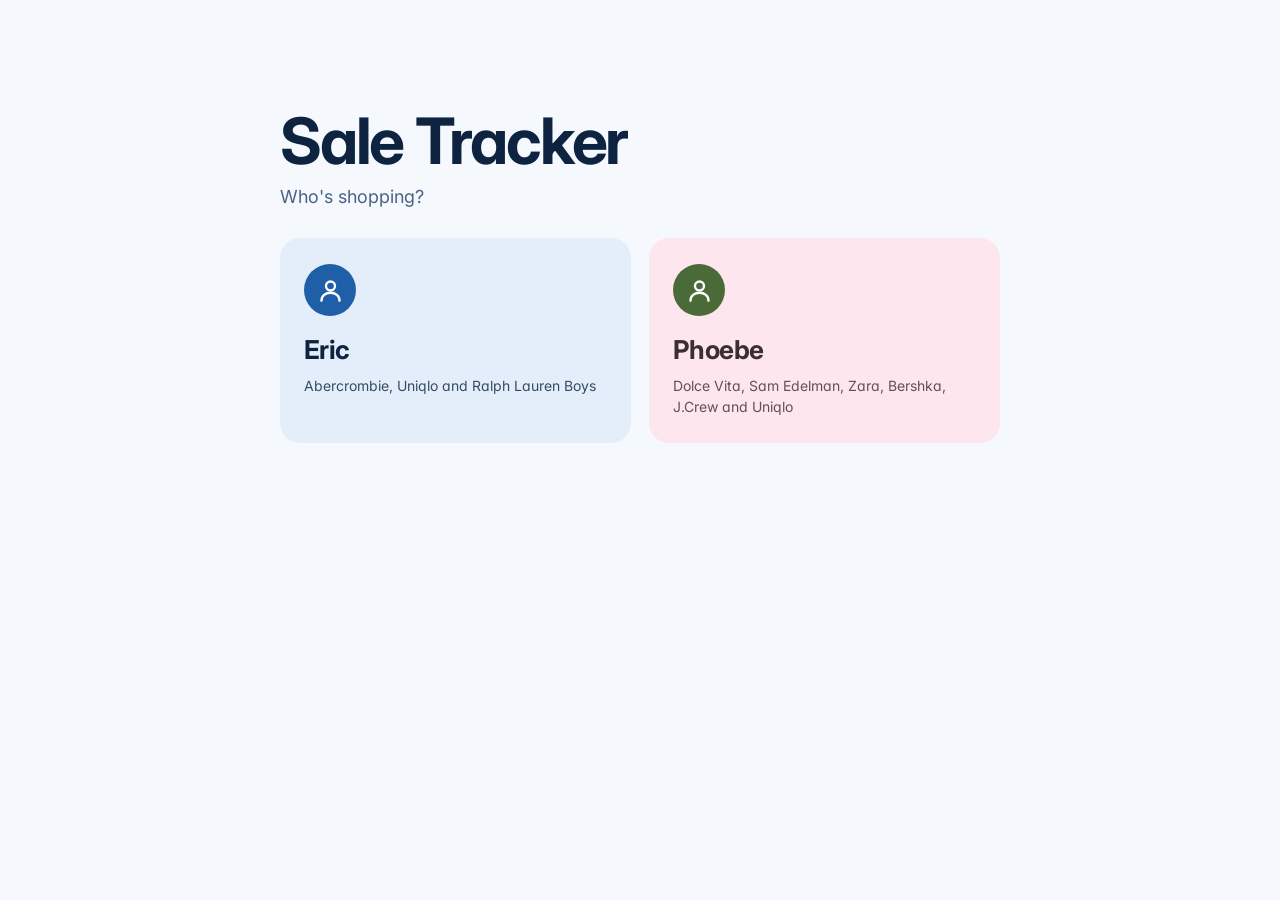
<file: index.html>
<!doctype html>
<html lang="en">
<head>
<meta charset="utf-8">
<meta name="viewport" content="width=device-width,initial-scale=1">
<title>Sale Tracker</title>
<meta name="description" content="Daily price tracker for Abercrombie men's XS clearance: 60%+ off, new arrivals, price drops and favorites.">
<meta name="theme-color" content="#fafaf8">
<meta name="color-scheme" content="light">
<meta property="og:type" content="website">
<meta property="og:title" content="Sale Tracker">
<meta property="og:description" content="Daily price tracker for Abercrombie men's XS clearance: 60%+ off, new arrivals, price drops and favorites.">
<meta name="twitter:card" content="summary">
<link rel="icon" href="data:image/svg+xml,%3Csvg xmlns='http://www.w3.org/2000/svg' viewBox='0 0 32 32'%3E%3Crect width='32' height='32' rx='8' fill='%23c0262d'/%3E%3Ccircle cx='11' cy='11' r='2.8' fill='white'/%3E%3Ccircle cx='21' cy='21' r='2.8' fill='white'/%3E%3Cpath d='M22 9L10 23' stroke='white' stroke-width='2.4' stroke-linecap='round'/%3E%3C/svg%3E">
<link rel="preconnect" href="https://fonts.googleapis.com">
<link rel="preconnect" href="https://fonts.gstatic.com" crossorigin>
<link rel="stylesheet" href="https://fonts.googleapis.com/css2?family=Inter:wght@400;500;600;700&amp;display=swap">
<link rel="stylesheet" href="styles.css">
</head>
<body>
<main class="landing">
<h1>Sale Tracker</h1>
<p class="lsub">Who's shopping?</p>
<div class="persons">
<a class="pcard eric" href="eric/"><span class="pava"><svg viewBox="0 0 24 24" aria-hidden="true"><circle cx="12" cy="8" r="4"/><path d="M4 21c0-4.4 3.6-7 8-7s8 2.6 8 7"/></svg></span><b>Eric</b><span>Abercrombie, Uniqlo and Ralph Lauren Boys</span></a>
<a class="pcard phoebe" href="phoebe/"><span class="pava"><svg viewBox="0 0 24 24" aria-hidden="true"><circle cx="12" cy="8" r="4"/><path d="M4 21c0-4.4 3.6-7 8-7s8 2.6 8 7"/></svg></span><b>Phoebe</b><span>Dolce Vita, Sam Edelman, Zara, Bershka, J.Crew and Uniqlo</span></a>
</div>
</main>
</body>
</html>
</file>
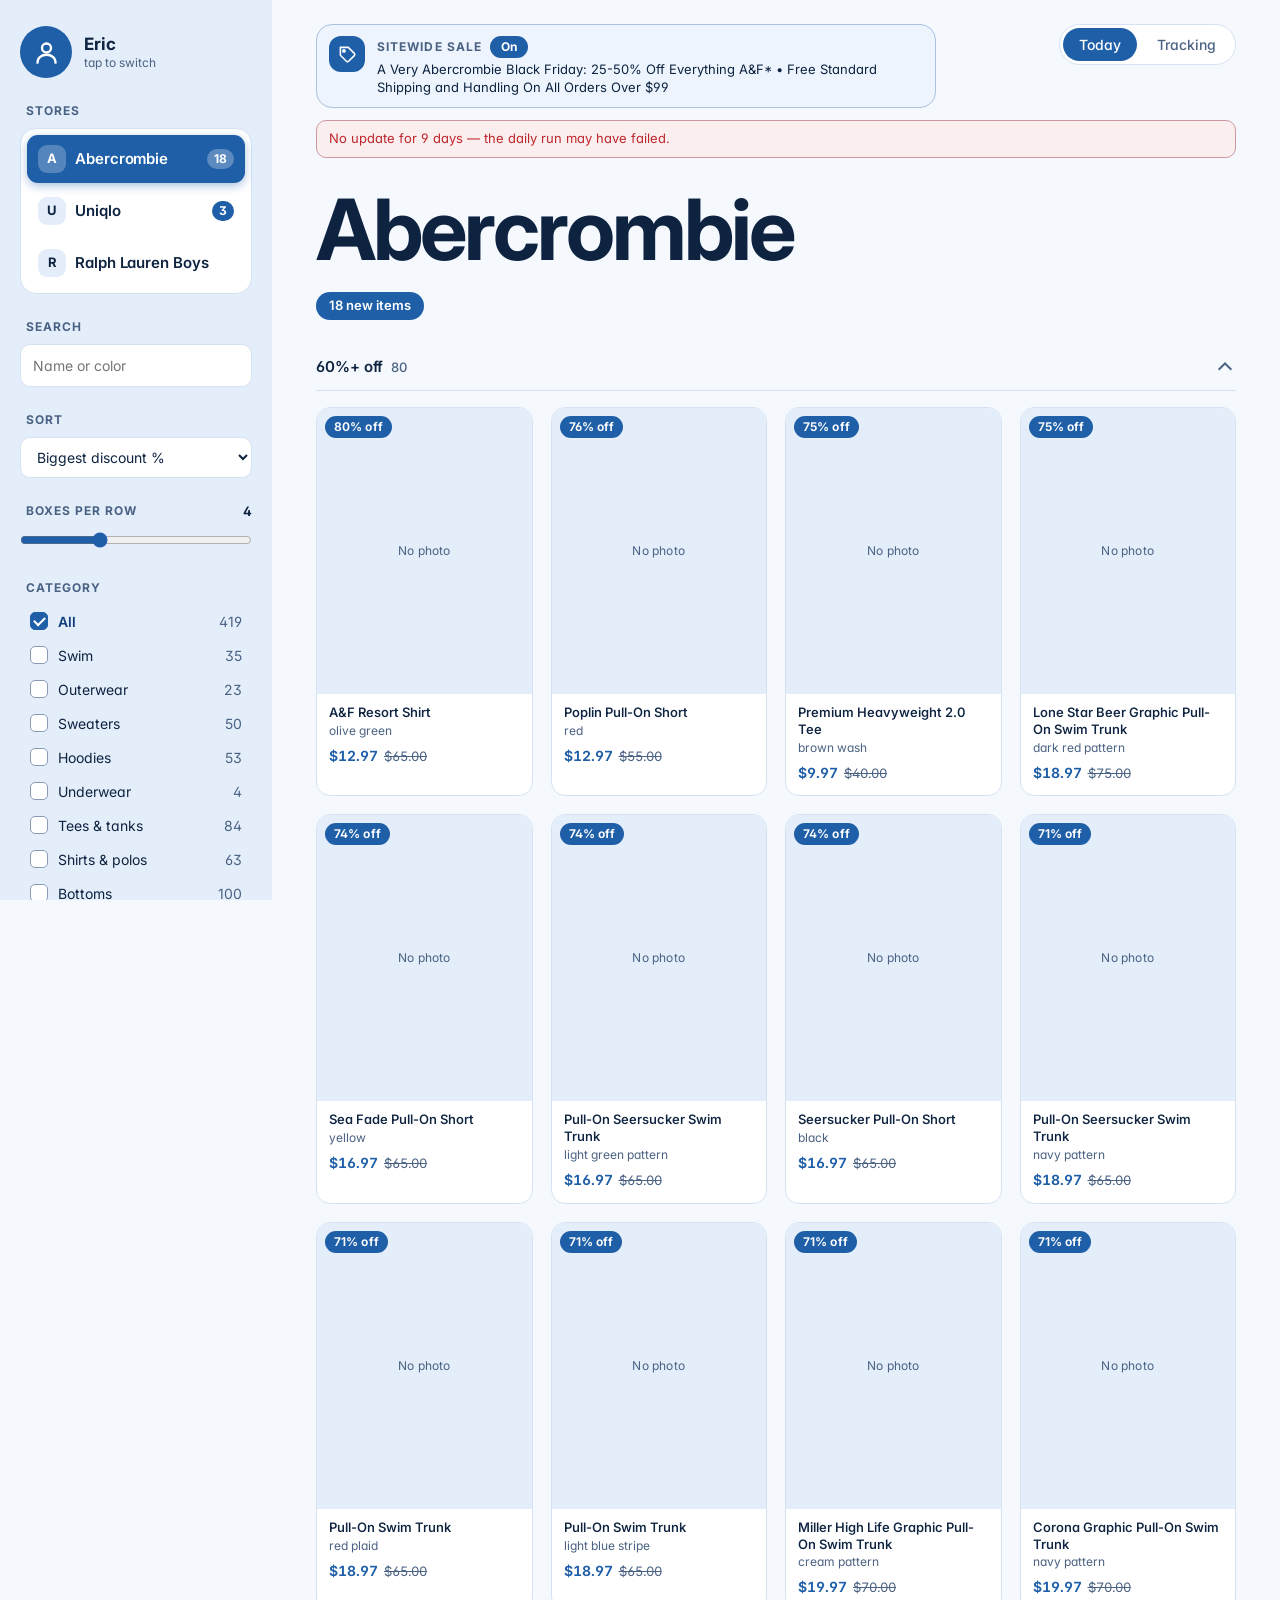
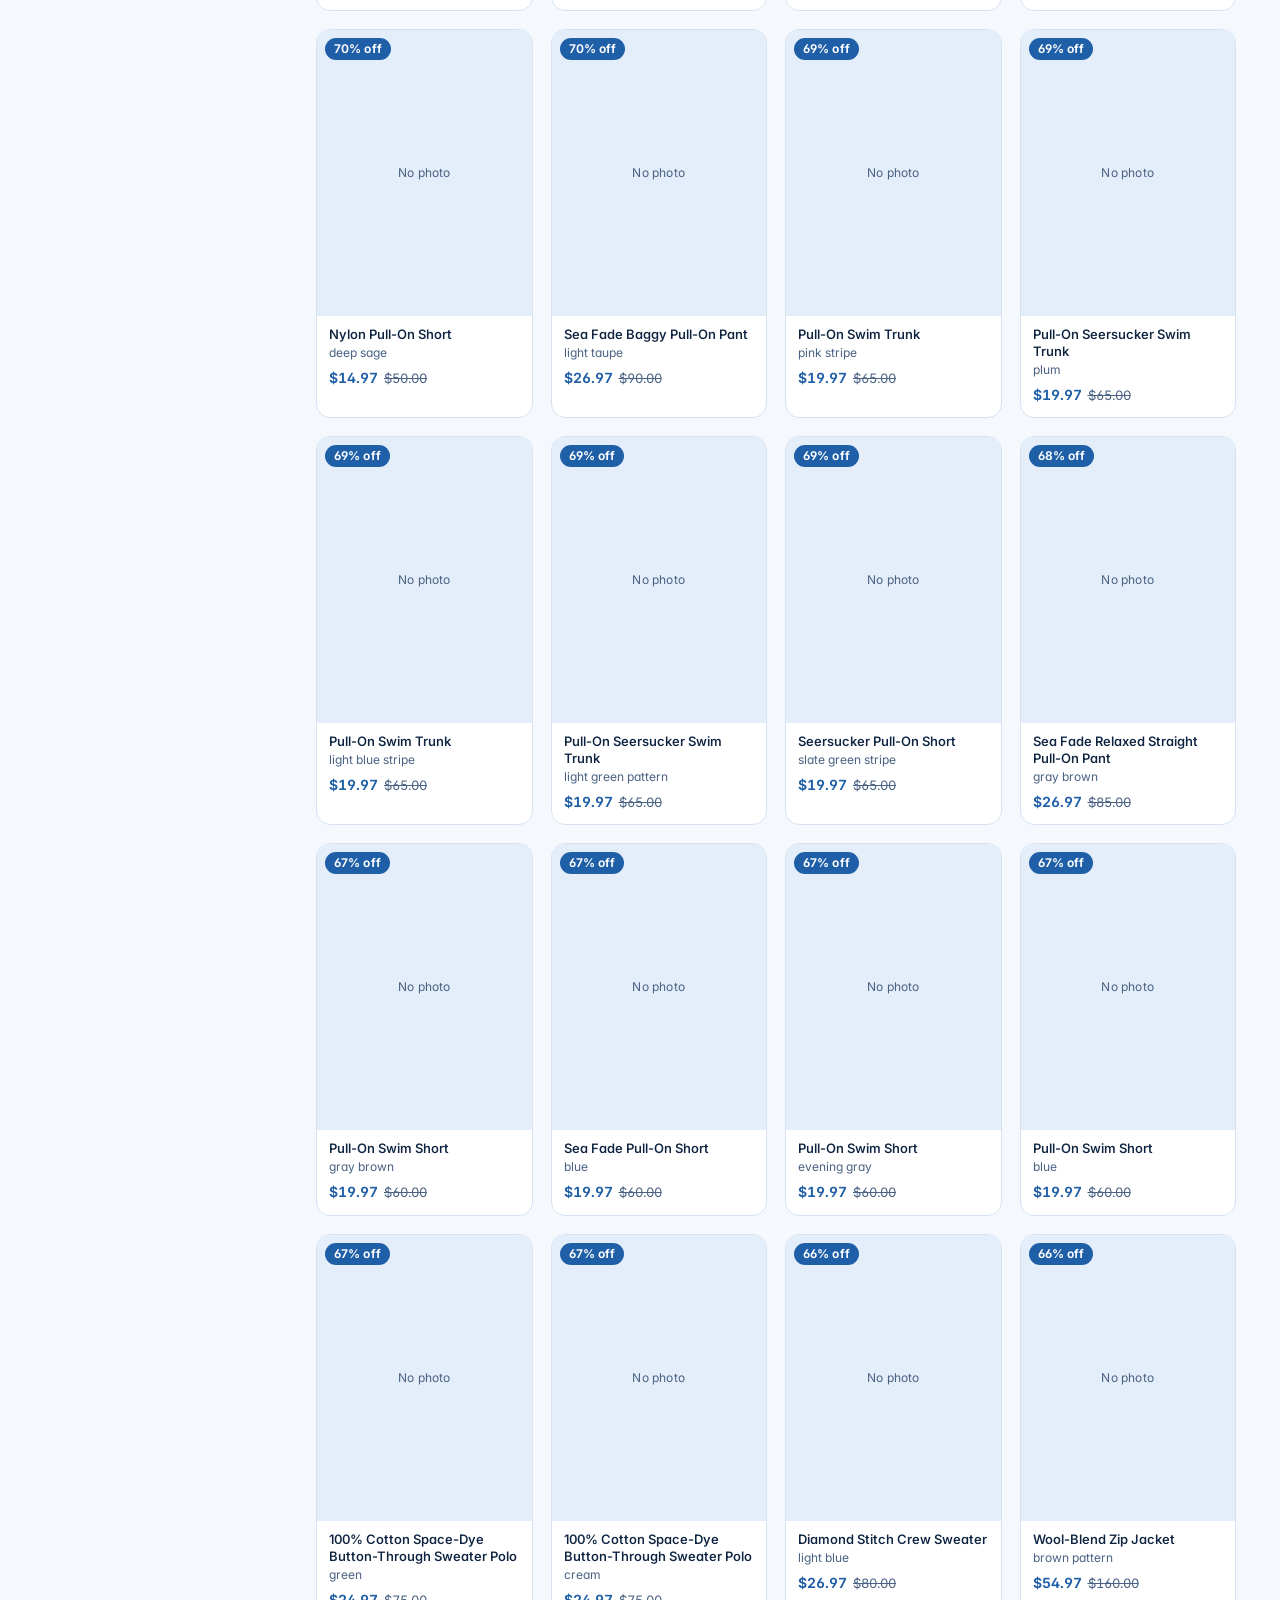
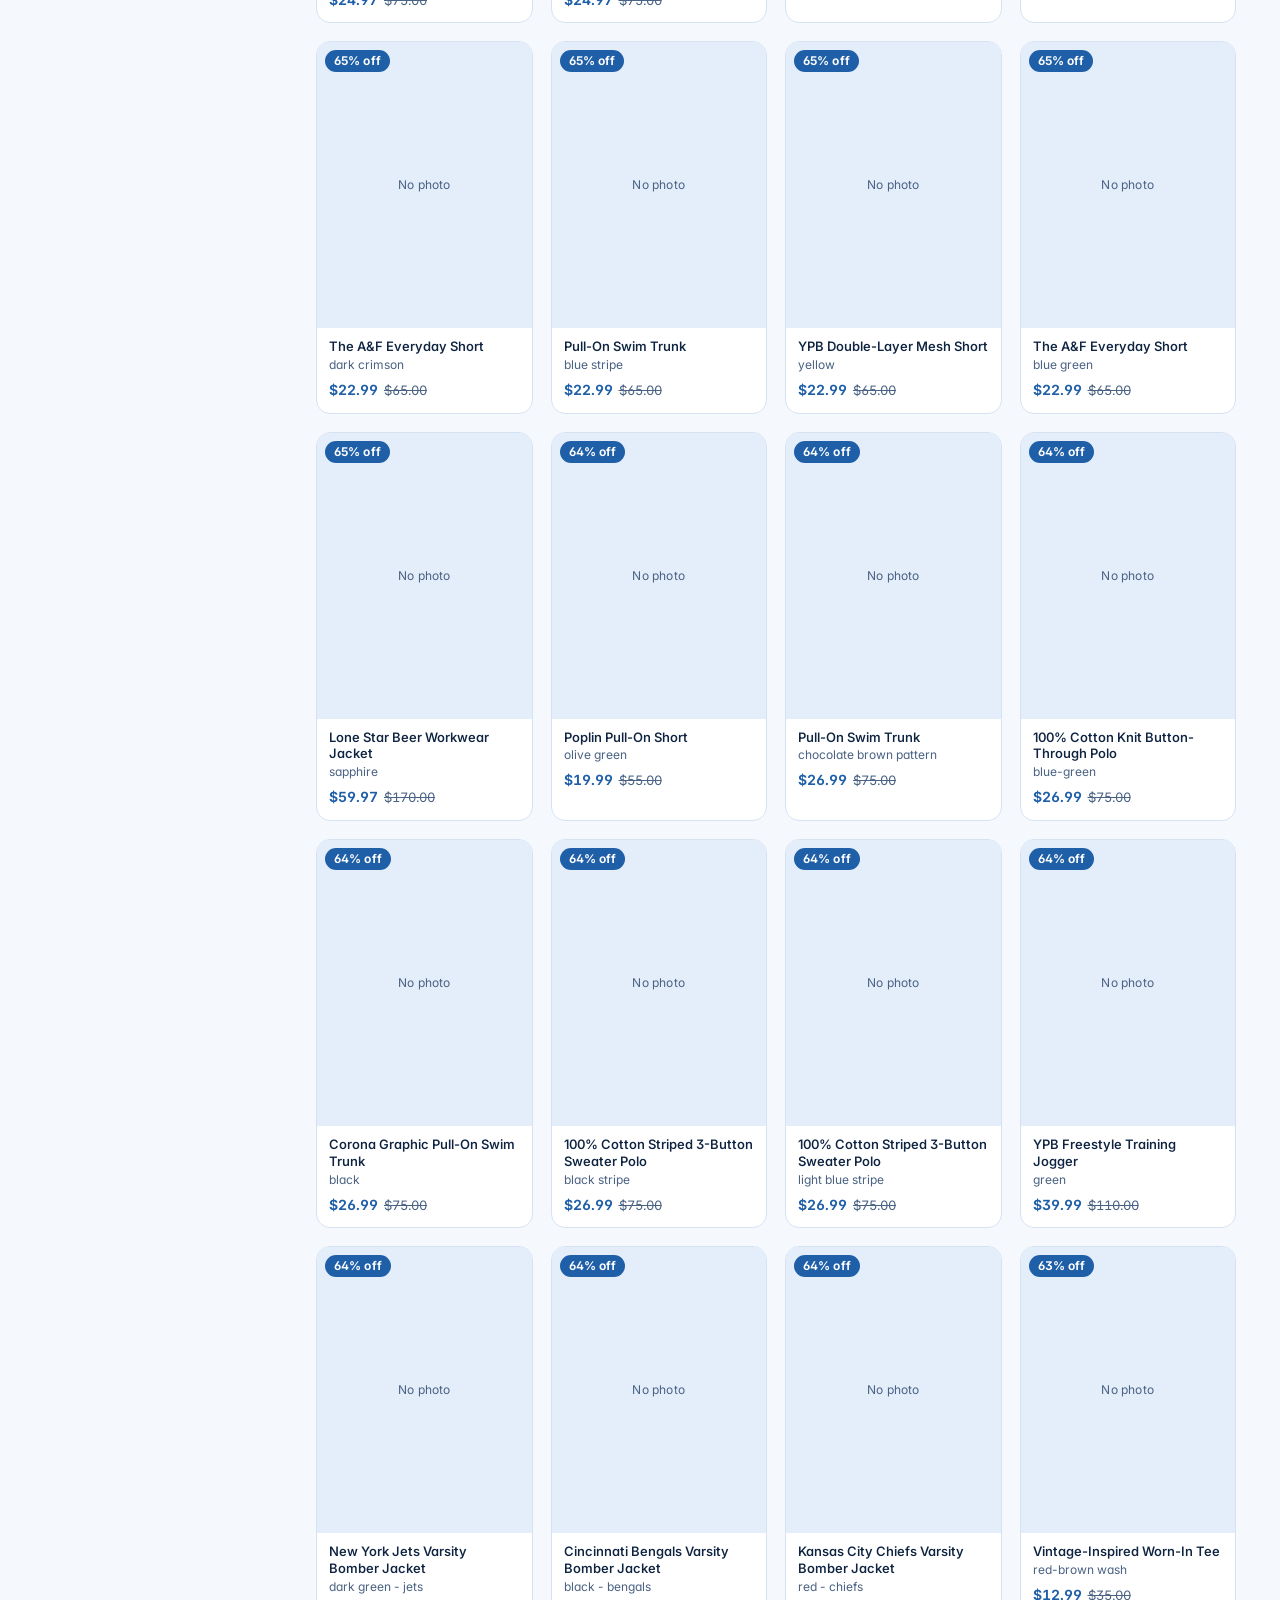
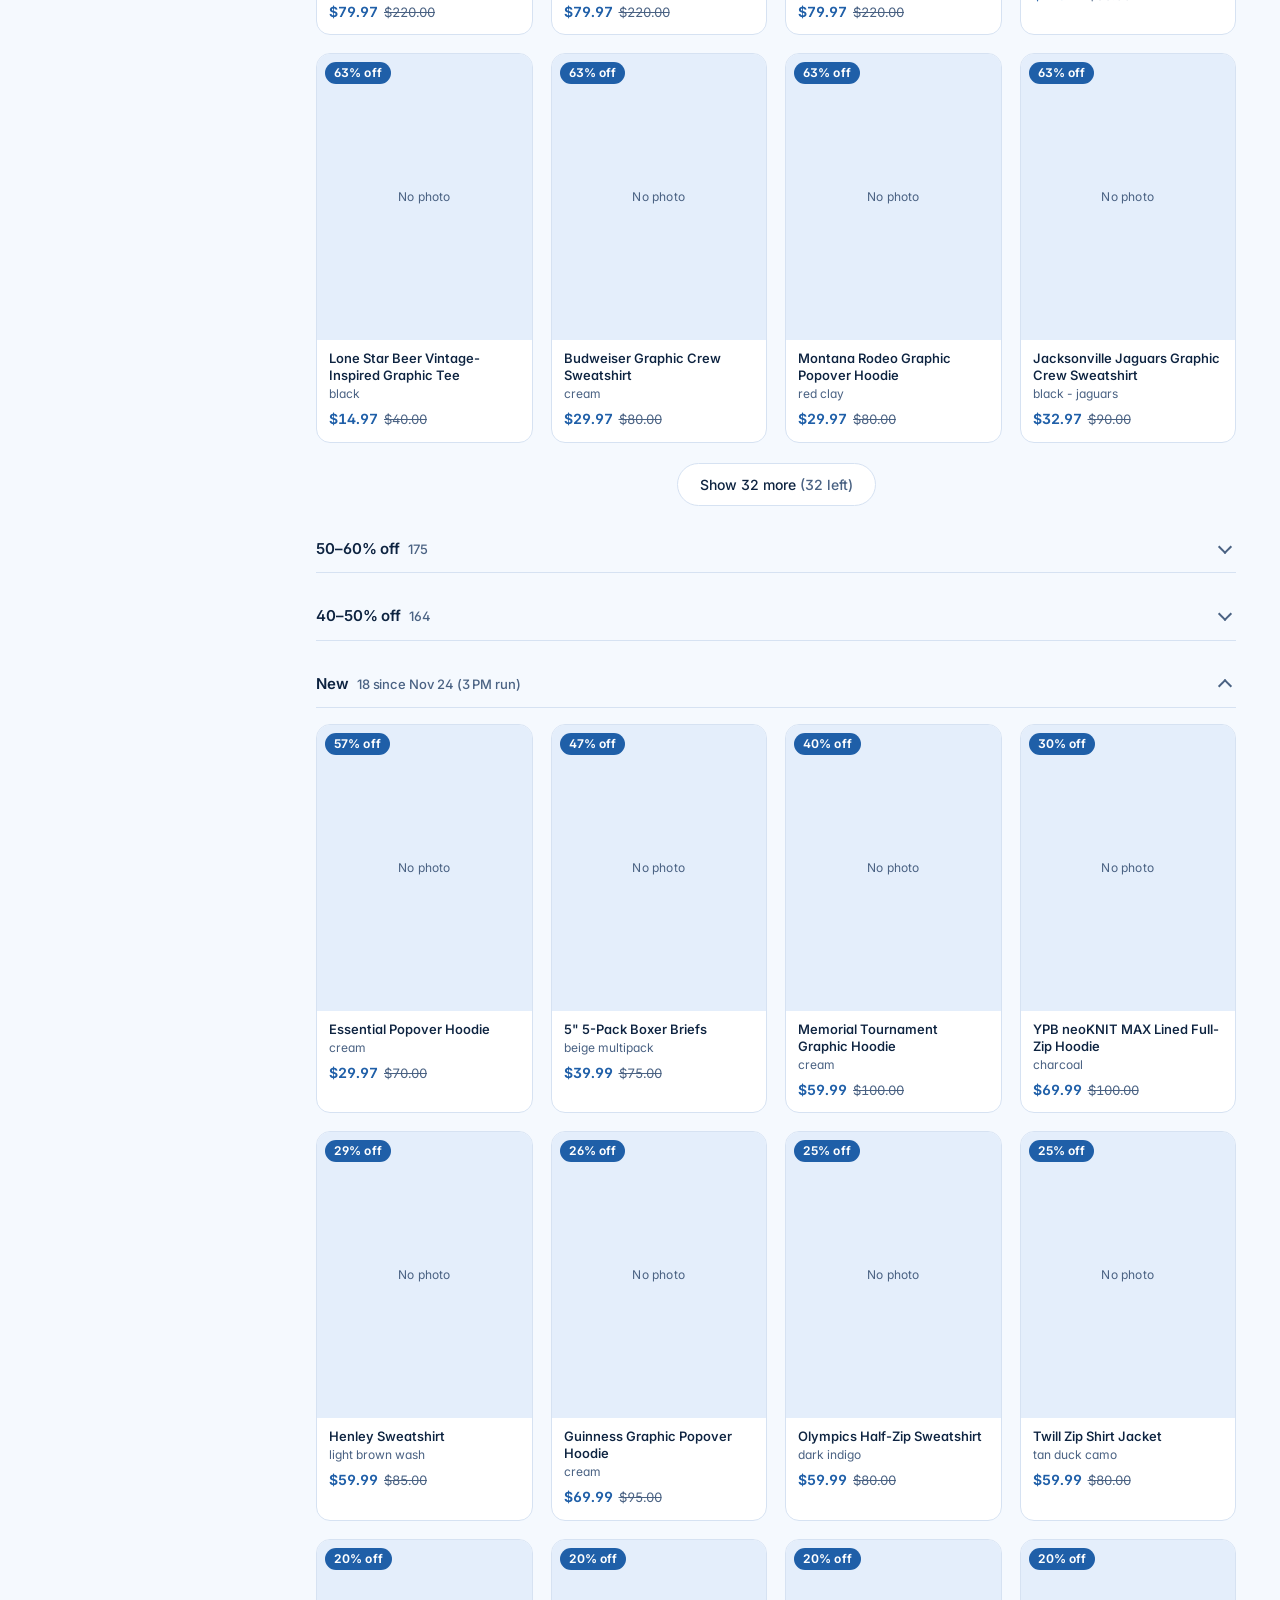
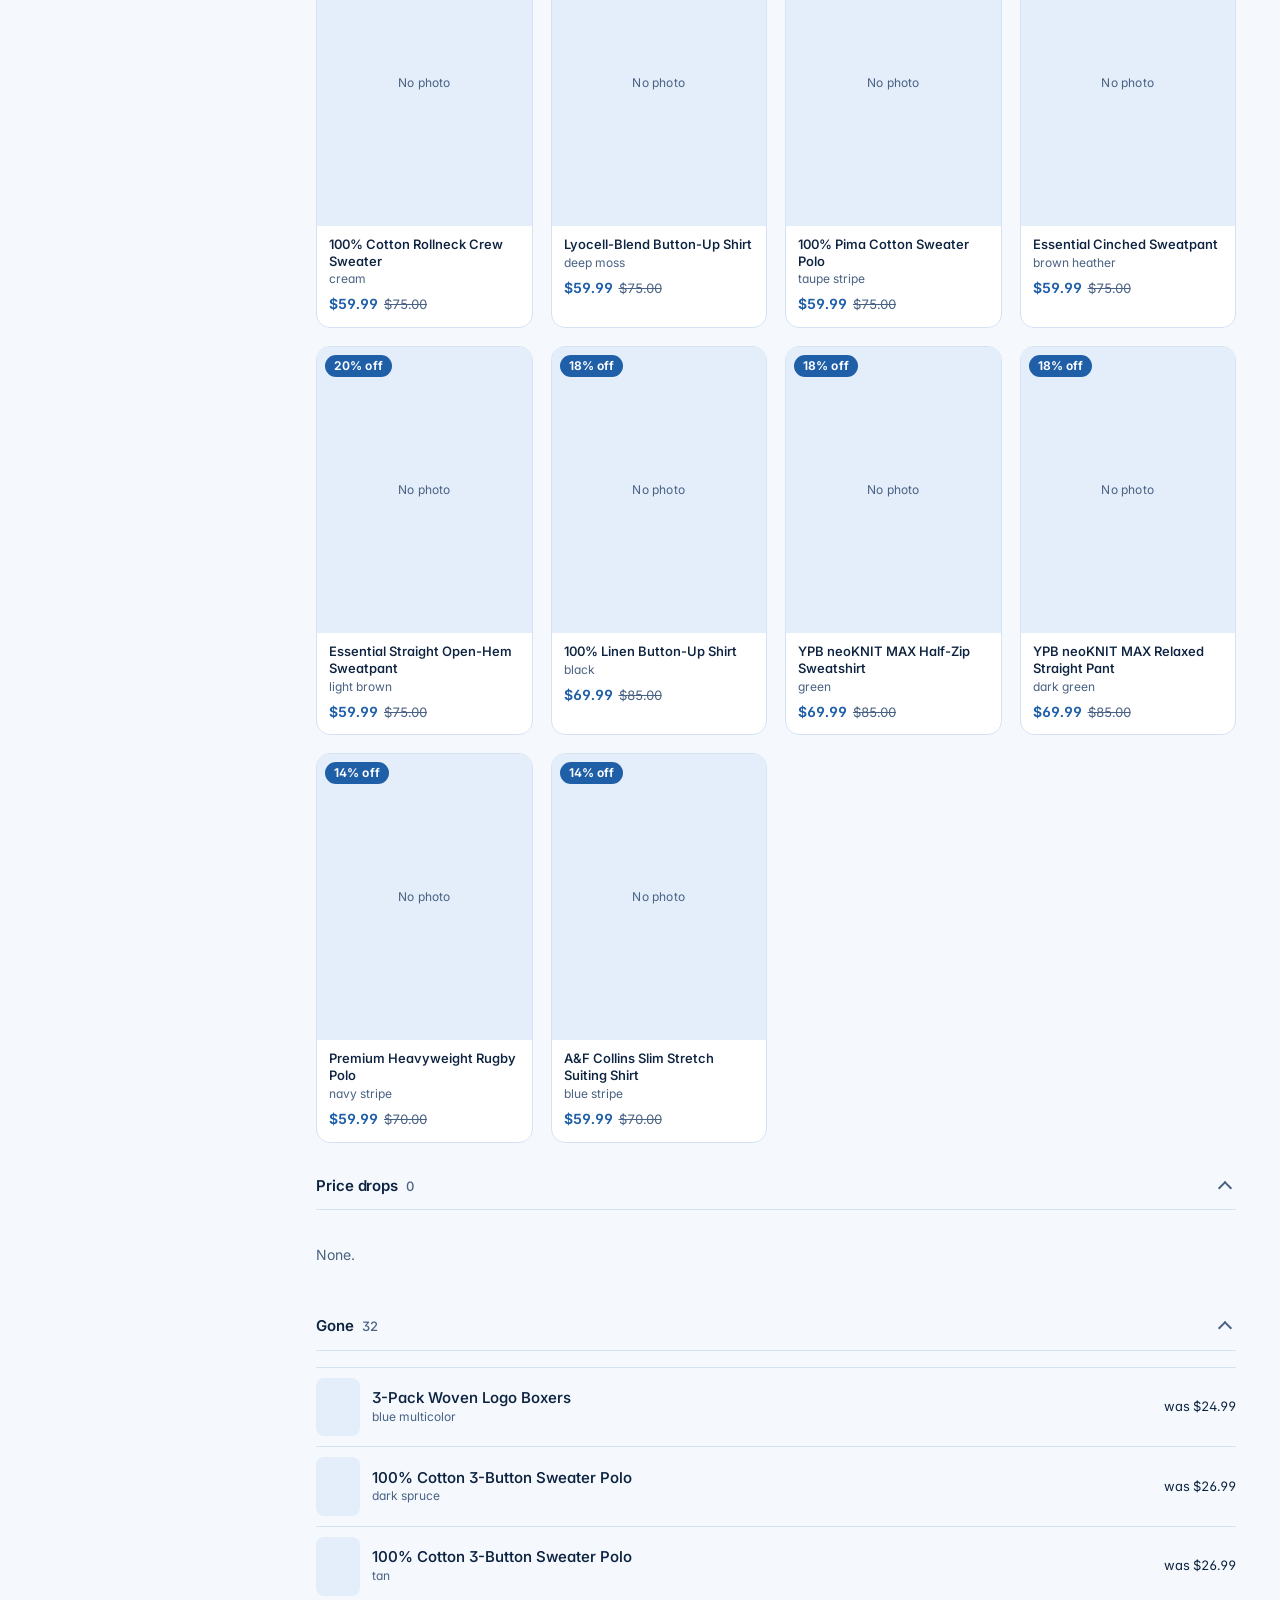
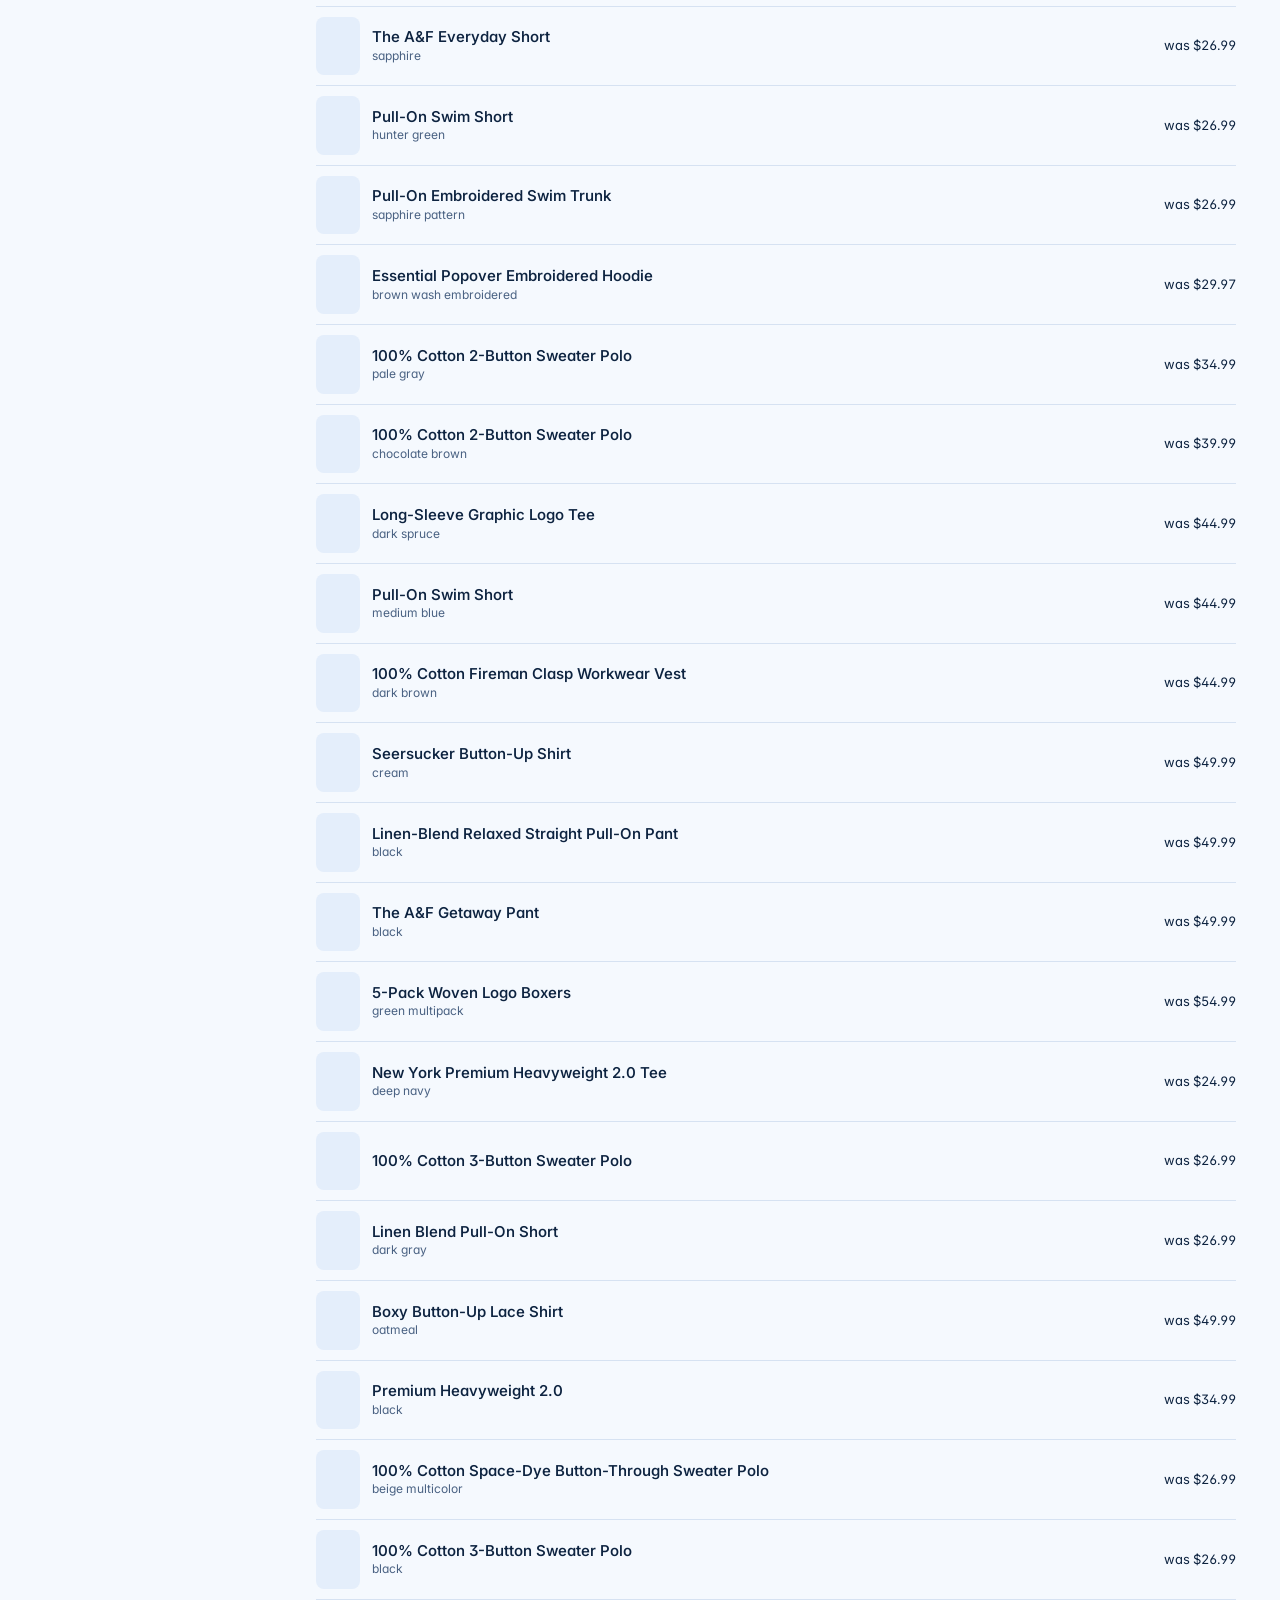
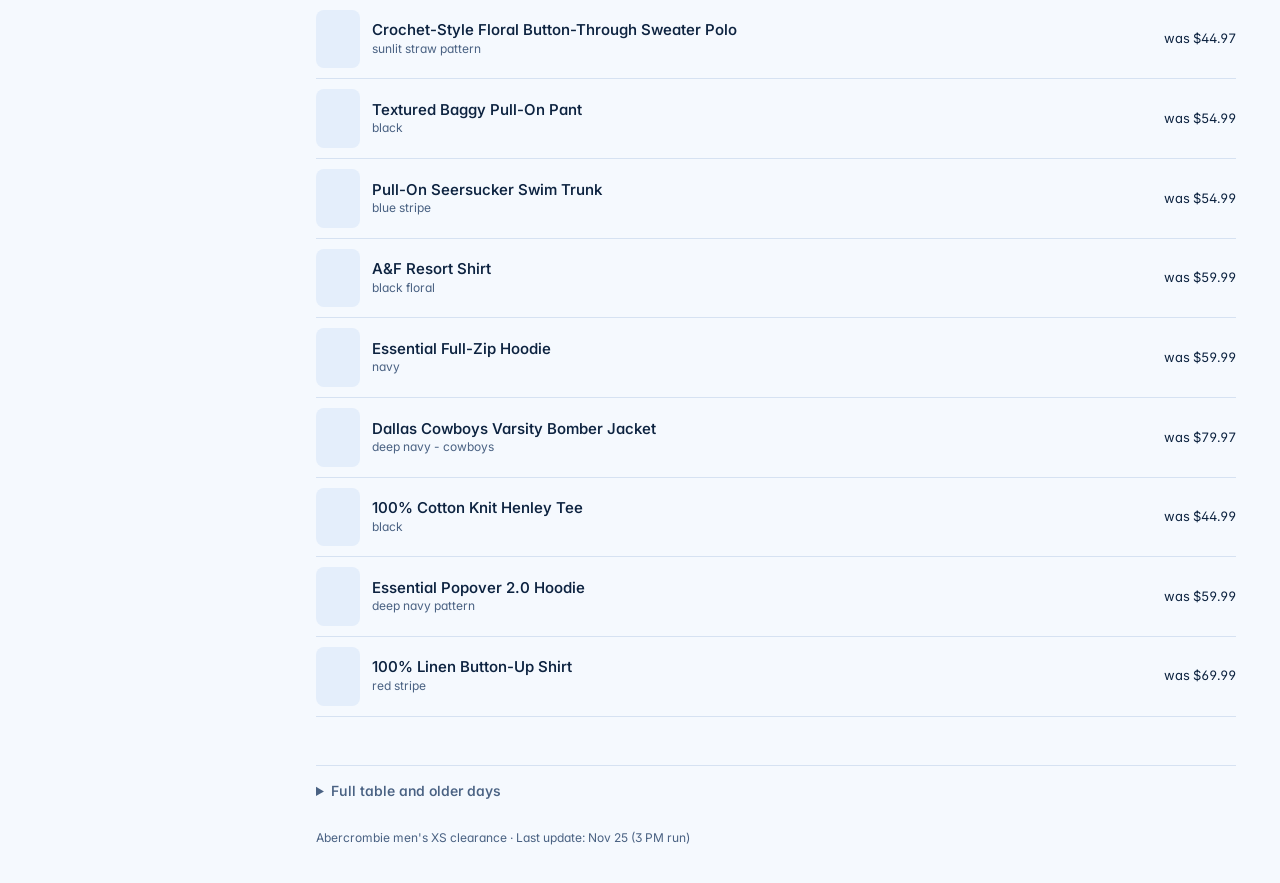
<file: eric/index.html>
<!doctype html>
<html lang="en">
<head>
<meta charset="utf-8">
<meta name="viewport" content="width=device-width,initial-scale=1">
<title>Eric · Sale Tracker</title>
<meta name="description" content="Daily price tracker for sale pages: 60%+ off, new arrivals, price drops and tracking.">
<meta name="theme-color" content="#f5f9fe">
<meta name="color-scheme" content="light">
<meta property="og:type" content="website">
<meta property="og:title" content="Eric · Sale Tracker">
<meta property="og:description" content="Daily price tracker for sale pages: 60%+ off, new arrivals, price drops and tracking.">
<meta name="twitter:card" content="summary">
<link rel="icon" href="data:image/svg+xml,%3Csvg xmlns='http://www.w3.org/2000/svg' viewBox='0 0 32 32'%3E%3Crect width='32' height='32' rx='8' fill='%231f5fa8'/%3E%3Ccircle cx='11' cy='11' r='2.8' fill='white'/%3E%3Ccircle cx='21' cy='21' r='2.8' fill='white'/%3E%3Cpath d='M22 9L10 23' stroke='white' stroke-width='2.4' stroke-linecap='round'/%3E%3C/svg%3E">
<link rel="preconnect" href="https://fonts.googleapis.com">
<link rel="preconnect" href="https://fonts.gstatic.com" crossorigin>
<link rel="stylesheet" href="https://fonts.googleapis.com/css2?family=Inter:wght@400;500;600;700&amp;display=swap">
<link rel="stylesheet" href="../styles.css">
</head>
<body class="p-eric">
<a class="skip" href="#main">Skip to products</a>
<div class="shell">
<aside class="rail" id="rail" aria-label="Menu">
<a class="who" href="../phoebe/" aria-label="Switch to Phoebe"><span class="ava"><svg viewBox="0 0 24 24" aria-hidden="true"><circle cx="12" cy="8" r="4"/><path d="M4 21c0-4.4 3.6-7 8-7s8 2.6 8 7"/></svg></span><span class="wn"><b>Eric</b><i>tap to switch</i></span></a>
<nav class="rblock" id="storebox" aria-labelledby="rh-stores"><p class="rh" id="rh-stores">Stores</p><div class="stores" id="stores"></div></nav>
<button type="button" class="ftoggle" id="ftoggle" aria-expanded="false" aria-controls="fbody">Filters <span id="fcount" class="fc" hidden></span></button>
<div class="fbody" id="fbody">
<div class="rblock" id="searchbox"><label class="rh" for="vsearch">Search</label><input id="vsearch" type="search" placeholder="Name or color" autocomplete="off"></div>
<div class="rblock" id="sortbox"></div>
<div class="rblock" id="sizebox"><p class="rh" id="rh-size">Boxes per row <span id="colsv" class="cv"></span></p><input id="cols" type="range" min="2" max="8" step="1" value="4" aria-labelledby="rh-size"><button type="button" id="colsauto" class="linkbtn" hidden>Reset to auto</button></div>
<div class="rblock" id="catbox"></div>
</div>
</aside>
<div class="content">
<div class="topbar"><div id="sale"></div><nav class="tabs" aria-label="Views"><button data-k="t" aria-pressed="true">Today</button><button data-k="f">Tracking</button></nav></div>
<div id="stale" class="stale" hidden></div>
<h1 id="sname" class="sname">&nbsp;</h1>
<main id="main" tabindex="-1">
<p id="status" class="sr" role="status" aria-live="polite"></p>
<div id="view"><div class="grid" aria-hidden="true"><div class="skel"></div><div class="skel"></div><div class="skel"></div><div class="skel"></div><div class="skel"></div><div class="skel"></div><div class="skel"></div><div class="skel"></div></div></div>
<details class="more"><summary>Full table and older days</summary>
<div class="tools"><input id="q" type="search" placeholder="Search name, color, id" aria-label="Search the table"><select id="f" aria-label="Filter the table"><option value="all">All</option><option value="60">60%+ off</option><option value="new">New today</option></select><span id="cnt" class="sub"></span></div>
<div class="tw"><table><thead><tr><th data-k="name" aria-sort="none"><button type="button">Item</button></th><th data-k="color" aria-sort="none"><button type="button">Color</button></th><th data-k="sale" aria-sort="none"><button type="button">Sale</button></th><th data-k="orig" aria-sort="none"><button type="button">Orig</button></th><th data-k="pct" aria-sort="none"><button type="button">Off</button></th></tr></thead><tbody id="tb"></tbody></table></div>
<h2>Older days</h2><ul class="l" id="older"></ul></details>
</main>
<footer class="foot"><p class="intro">Abercrombie men's XS clearance<span id="upd"></span></p></footer>
</div>
</div>
<script>window.SALE_SPACE="eric";window.SALE_ROOT="../";</script>
<script src="../app.js"></script>
</body>
</html>
</file>
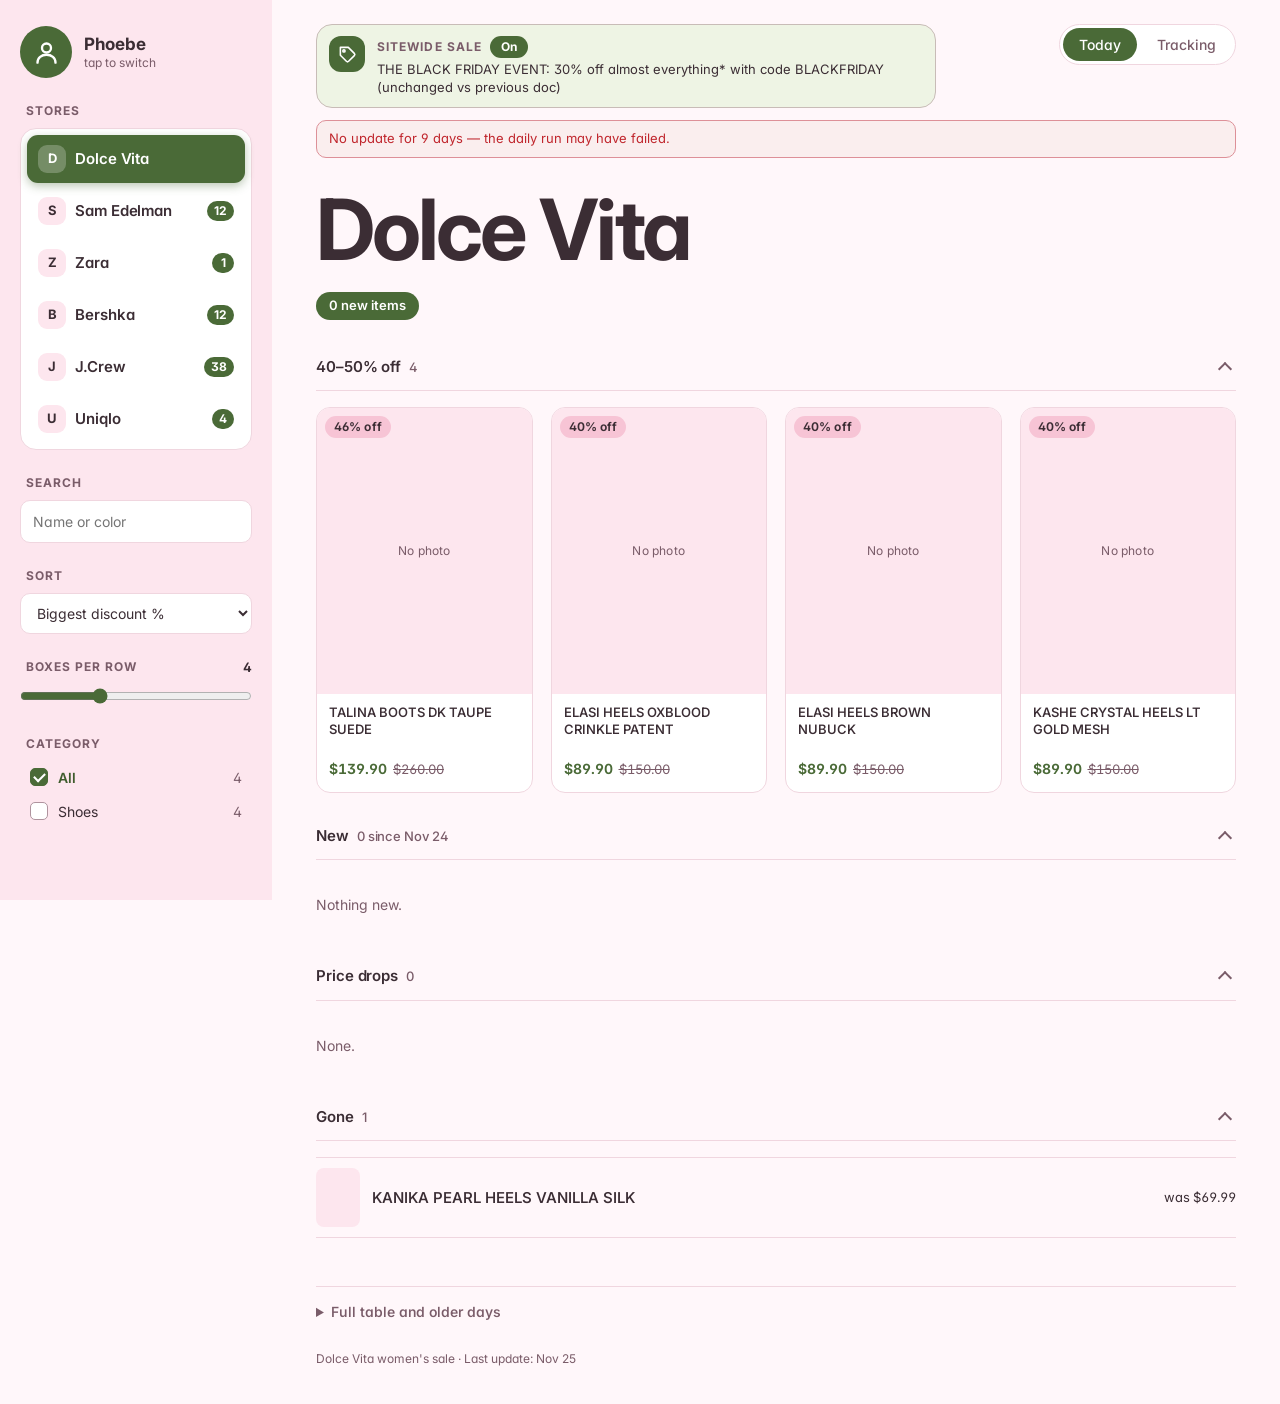
<file: phoebe/index.html>
<!doctype html>
<html lang="en">
<head>
<meta charset="utf-8">
<meta name="viewport" content="width=device-width,initial-scale=1">
<title>Phoebe · Sale Tracker</title>
<meta name="description" content="Daily price tracker for sale pages: 60%+ off, new arrivals, price drops and tracking.">
<meta name="theme-color" content="#fff7fa">
<meta name="color-scheme" content="light">
<meta property="og:type" content="website">
<meta property="og:title" content="Phoebe · Sale Tracker">
<meta property="og:description" content="Daily price tracker for sale pages: 60%+ off, new arrivals, price drops and tracking.">
<meta name="twitter:card" content="summary">
<link rel="icon" href="data:image/svg+xml,%3Csvg xmlns='http://www.w3.org/2000/svg' viewBox='0 0 32 32'%3E%3Crect width='32' height='32' rx='8' fill='%234a6a37'/%3E%3Ccircle cx='11' cy='11' r='2.8' fill='white'/%3E%3Ccircle cx='21' cy='21' r='2.8' fill='white'/%3E%3Cpath d='M22 9L10 23' stroke='white' stroke-width='2.4' stroke-linecap='round'/%3E%3C/svg%3E">
<link rel="preconnect" href="https://fonts.googleapis.com">
<link rel="preconnect" href="https://fonts.gstatic.com" crossorigin>
<link rel="stylesheet" href="https://fonts.googleapis.com/css2?family=Inter:wght@400;500;600;700&amp;display=swap">
<link rel="stylesheet" href="../styles.css">
</head>
<body class="p-phoebe">
<a class="skip" href="#main">Skip to products</a>
<div class="shell">
<aside class="rail" id="rail" aria-label="Menu">
<a class="who" href="../eric/" aria-label="Switch to Eric"><span class="ava"><svg viewBox="0 0 24 24" aria-hidden="true"><circle cx="12" cy="8" r="4"/><path d="M4 21c0-4.4 3.6-7 8-7s8 2.6 8 7"/></svg></span><span class="wn"><b>Phoebe</b><i>tap to switch</i></span></a>
<nav class="rblock" id="storebox" aria-labelledby="rh-stores"><p class="rh" id="rh-stores">Stores</p><div class="stores" id="stores"></div></nav>
<button type="button" class="ftoggle" id="ftoggle" aria-expanded="false" aria-controls="fbody">Filters <span id="fcount" class="fc" hidden></span></button>
<div class="fbody" id="fbody">
<div class="rblock" id="searchbox"><label class="rh" for="vsearch">Search</label><input id="vsearch" type="search" placeholder="Name or color" autocomplete="off"></div>
<div class="rblock" id="sortbox"></div>
<div class="rblock" id="sizebox"><p class="rh" id="rh-size">Boxes per row <span id="colsv" class="cv"></span></p><input id="cols" type="range" min="2" max="8" step="1" value="4" aria-labelledby="rh-size"><button type="button" id="colsauto" class="linkbtn" hidden>Reset to auto</button></div>
<div class="rblock" id="catbox"></div>
</div>
</aside>
<div class="content">
<div class="topbar"><div id="sale"></div><nav class="tabs" aria-label="Views"><button data-k="t" aria-pressed="true">Today</button><button data-k="f">Tracking</button></nav></div>
<div id="stale" class="stale" hidden></div>
<h1 id="sname" class="sname">&nbsp;</h1>
<main id="main" tabindex="-1">
<p id="status" class="sr" role="status" aria-live="polite"></p>
<div id="view"><div class="grid" aria-hidden="true"><div class="skel"></div><div class="skel"></div><div class="skel"></div><div class="skel"></div><div class="skel"></div><div class="skel"></div><div class="skel"></div><div class="skel"></div></div></div>
<details class="more"><summary>Full table and older days</summary>
<div class="tools"><input id="q" type="search" placeholder="Search name, color, id" aria-label="Search the table"><select id="f" aria-label="Filter the table"><option value="all">All</option><option value="60">60%+ off</option><option value="new">New today</option></select><span id="cnt" class="sub"></span></div>
<div class="tw"><table><thead><tr><th data-k="name" aria-sort="none"><button type="button">Item</button></th><th data-k="color" aria-sort="none"><button type="button">Color</button></th><th data-k="sale" aria-sort="none"><button type="button">Sale</button></th><th data-k="orig" aria-sort="none"><button type="button">Orig</button></th><th data-k="pct" aria-sort="none"><button type="button">Off</button></th></tr></thead><tbody id="tb"></tbody></table></div>
<h2>Older days</h2><ul class="l" id="older"></ul></details>
</main>
<footer class="foot"><p class="intro">Abercrombie men's XS clearance<span id="upd"></span></p></footer>
</div>
</div>
<script>window.SALE_SPACE="phoebe";window.SALE_ROOT="../";</script>
<script src="../app.js"></script>
</body>
</html>
</file>
<file: styles.css>
/* ---------- themes: Eric = blues (default), Phoebe = pastel pink + matcha ---------- */
:root{color-scheme:light;--bg:#f5f9fe;--fg:#0d2340;--mut:#4a6283;--card:#fff;--bd:#d6e2f2;--soft:#e4eefb;--soft2:#edf4fd;
--acc:#1f5fa8;--acc-ink:#fff;--acc-d:#0f3d7a;--tag-bg:#1f5fa8;--tag-fg:#fff;--price:#1f5fa8;
--red:#c0262d;--grn:#1f7a45;--on-grn:#fff;--drop:#1f5fa8;--on-drop:#fff;
--r:14px;--sh:0 10px 28px rgba(13,35,64,.10);--font:Inter,system-ui,-apple-system,"Segoe UI",Roboto,sans-serif}
body.p-phoebe{--bg:#fff7fa;--fg:#3b2d34;--mut:#7a5c69;--card:#fff;--bd:#f0d6df;--soft:#fde6ee;--soft2:#eef4e4;
--acc:#4a6a37;--acc-ink:#fff;--acc-d:#3f5c2d;--tag-bg:#f7c4d5;--tag-fg:#3b2d34;--price:#4a6a37;
--grn:#4a6a37;--on-grn:#fff;--drop:#c2547a;--on-drop:#fff;--sh:0 10px 28px rgba(59,45,52,.10)}
*{box-sizing:border-box}
html{-webkit-text-size-adjust:100%}
body{margin:0;background:var(--bg);color:var(--fg);font:15px/1.5 var(--font);-webkit-font-smoothing:antialiased;font-feature-settings:"cv11","ss01"}
a{color:inherit}button,input,select{font:inherit;color:inherit}
:focus-visible{outline:2px solid var(--acc);outline-offset:2px;border-radius:6px}
.sub{color:var(--mut);font-size:13px}.warn{color:var(--red)}
h2{font-size:15px;font-weight:600;letter-spacing:-.005em;margin:36px 0 14px;display:flex;align-items:baseline;gap:8px}
h2 .ct{color:var(--mut);font-weight:500;font-size:13px}

/* ---------- layout: left rail + content ---------- */
.shell{display:grid;grid-template-columns:clamp(224px,22vw,272px) minmax(0,1fr);min-height:100vh}
.rail{position:sticky;top:0;align-self:start;height:100vh;overflow-y:auto;background:var(--soft);padding:26px 20px 28px;display:flex;flex-direction:column;gap:24px}
.who{display:flex;align-items:center;gap:12px;text-decoration:none;color:inherit;border-radius:14px}
.ava{width:52px;height:52px;border-radius:50%;background:var(--acc);color:var(--acc-ink);display:grid;place-items:center;transition:transform .15s}
.who:hover .ava{transform:scale(1.06)}
.ava svg{width:27px;height:27px;fill:none;stroke:currentColor;stroke-width:2.1;stroke-linecap:round;stroke-linejoin:round}
.wn{display:flex;flex-direction:column;line-height:1.25}.wn b{font-size:17px;font-weight:700}.wn i{font-style:normal;font-size:12px;color:var(--mut)}
.rh{display:block;font-size:12px;font-weight:700;letter-spacing:.08em;text-transform:uppercase;color:var(--mut);margin:0 0 8px 6px}
.stores{display:flex;flex-direction:column;gap:4px;background:var(--card);border:1px solid var(--bd);border-radius:16px;padding:6px}
.srow{display:flex;align-items:center;gap:9px;width:100%;padding:10px 11px;border:0;border-radius:11px;background:transparent;color:var(--fg);font-size:15px;font-weight:600;letter-spacing:-.005em;text-align:left;cursor:pointer;transition:background .15s}
.srow:hover{background:var(--soft)}
.srow .sin{flex:none;width:28px;height:28px;border-radius:9px;background:var(--soft);color:var(--fg);display:grid;place-items:center;font-size:13px;font-weight:700}
.srow[aria-pressed=true]{background:var(--acc);color:var(--acc-ink);box-shadow:0 3px 10px color-mix(in srgb,var(--acc) 38%,transparent)}
.srow[aria-pressed=true] .sin{background:rgba(255,255,255,.24);color:inherit}
.rh .cv{float:right;color:var(--fg);letter-spacing:0;font-size:13px}
.rblock input[type=range]{width:100%;accent-color:var(--acc);margin:4px 0 0}
.rblock select{width:100%;border:1px solid var(--bd);border-radius:10px;background:var(--card);padding:10px 12px;font-size:14px}
.cats{display:flex;flex-direction:column;gap:1px}
.content{min-width:0;padding:24px 44px 0 44px;display:flex;flex-direction:column}
.topbar{display:flex;justify-content:space-between;align-items:flex-start;gap:20px;flex-wrap:wrap;min-height:44px}
.tabs{display:flex;gap:4px;padding:3px;border:1px solid var(--bd);border-radius:99px;background:var(--card);margin-left:auto}
.tabs button{border:0;background:transparent;color:var(--mut);padding:6px 16px;border-radius:99px;cursor:pointer;font-size:14px;font-weight:500;transition:background .15s,color .15s}
.tabs button:hover{color:var(--fg)}.tabs button[aria-pressed=true]{background:var(--acc);color:var(--acc-ink)}
.tabs .bd{display:inline-block;min-width:18px;padding:0 5px;margin-left:4px;border-radius:99px;background:var(--bd);color:var(--fg);font-size:11px;line-height:18px;text-align:center}
.tabs button[aria-pressed=true] .bd{background:rgba(255,255,255,.25);color:inherit}
.sname{font-size:clamp(40px,6.6vw,88px);line-height:1.02;font-weight:700;letter-spacing:-.035em;margin:28px 0 0;overflow-wrap:anywhere}
.newchip{display:inline-block;margin:14px 0 4px;background:var(--acc);color:var(--acc-ink);font-size:13px;font-weight:600;padding:4px 13px;border-radius:99px}
#view{margin-top:6px}

/* ---------- sitewide sale box ---------- */
.sale{display:flex;gap:12px;align-items:flex-start;max-width:620px;padding:11px 18px 11px 12px;background:var(--soft2);border:1px solid color-mix(in srgb,var(--acc) 24%,var(--bd));border-radius:16px}
.sico{flex:none;width:36px;height:36px;border-radius:12px;background:var(--acc);color:var(--acc-ink);display:grid;place-items:center}
.sico svg{width:19px;height:19px;fill:none;stroke:currentColor;stroke-width:2;stroke-linecap:round;stroke-linejoin:round}
.sbody{min-width:0}
.stop{display:flex;align-items:center;gap:8px;flex-wrap:wrap}
.slabel{font-size:12px;font-weight:700;letter-spacing:.09em;text-transform:uppercase;color:var(--mut)}
.sstate{font-size:12px;font-weight:700;padding:1px 10px;border-radius:99px;background:var(--card);border:1px solid var(--bd)}
.sale.yes .sstate{background:var(--acc);color:var(--acc-ink);border-color:transparent}
.stext{margin-top:2px;font-size:13px;line-height:1.4}
.snote{margin-top:3px;font-size:12px;color:var(--mut)}
.stale{border:1px solid color-mix(in srgb,var(--red) 40%,var(--bd));background:color-mix(in srgb,var(--red) 8%,var(--card));color:var(--red);border-radius:10px;padding:8px 12px;font-size:13px;margin:12px 0 0}
.stale[hidden]{display:none}

/* ---------- grid + cards ---------- */
.grid{display:grid;grid-template-columns:repeat(var(--cols,4),minmax(0,1fr));gap:18px}
@media(max-width:900px){.grid{gap:12px}}
/* many boxes per row: tighter cards */
body.dense .info{padding:7px 8px 9px;font-size:11px}body.dense .cl{display:none}body.dense .pr b{font-size:12px}body.dense .pr s{margin-left:4px}
body.dense .tag{font-size:9.5px;padding:1px 6px;top:5px;left:5px}body.dense .tag.n,body.dense .tag.d{left:auto;right:5px}
body.dense .ph .fav{width:26px;height:26px;right:5px;bottom:5px}body.dense .fav svg{width:15px;height:15px}
.card{position:relative;background:var(--card);border:1px solid var(--bd);border-radius:var(--r);overflow:hidden;text-decoration:none;color:inherit;display:flex;flex-direction:column;transition:transform .2s,box-shadow .2s,border-color .2s}
.card:hover{transform:translateY(-3px);box-shadow:var(--sh);border-color:color-mix(in srgb,var(--mut) 45%,var(--bd))}
.ph{aspect-ratio:3/4;background:var(--soft);display:flex;align-items:center;justify-content:center;color:var(--mut);font-size:12px;position:relative;overflow:hidden}
.ph img{width:100%;height:100%;object-fit:cover;display:block;transition:transform .4s}.card:hover .ph img{transform:scale(1.035)}
.nop{font-size:12px;letter-spacing:.02em}
.tag{position:absolute;top:8px;left:8px;font-size:12px;font-weight:650;padding:2px 9px;border-radius:99px;color:var(--tag-fg);background:var(--tag-bg);letter-spacing:.01em}
.tag.n,.tag.d{left:auto;right:8px}.tag.n{background:var(--grn);color:var(--on-grn)}.tag.d{background:var(--drop);color:var(--on-drop)}
.info{padding:10px 12px 12px;font-size:13px;display:flex;flex-direction:column;gap:1px}
.nm{font-weight:550;line-height:1.3;color:inherit;text-decoration:none}.card .nm::after{content:"";position:absolute;inset:0;z-index:1}.cl{color:var(--mut);font-size:12px;min-height:1.2em}
.pr{margin-top:4px;font-variant-numeric:tabular-nums}.pr b{color:var(--price);font-weight:650;font-size:14px}.pr s{color:var(--mut);margin-left:6px}

/* tracking icon */
.fav{border:0;background:none;padding:0;cursor:pointer;user-select:none;color:var(--mut);line-height:1;display:inline-flex;align-items:center;justify-content:center;vertical-align:middle}
.fav svg{width:18px;height:18px;display:block;fill:none;stroke:currentColor;stroke-width:2;stroke-linecap:round;stroke-linejoin:round}
.fav[aria-pressed=true]{color:var(--acc)}
.ph .fav{z-index:2;position:absolute;right:8px;bottom:8px;width:32px;height:32px;border-radius:50%;background:color-mix(in srgb,var(--card) 92%,transparent);box-shadow:0 1px 4px rgba(0,0,0,.18);transition:opacity .15s,transform .15s}
.ph .fav:hover{transform:scale(1.08)}
.ph .fav[aria-pressed=true]{background:var(--acc);color:var(--acc-ink);box-shadow:0 1px 4px rgba(0,0,0,.25)}
@media(hover:hover){.card .fav{opacity:0}.card:hover .fav,.card .fav:focus-visible,.card .fav[aria-pressed=true]{opacity:1}}
td .fav{margin-right:4px}

/* list rows (drops / gone) */
.rows{list-style:none;margin:0;padding:0;border-top:1px solid var(--bd)}
.row{display:flex;align-items:center;gap:12px;padding:10px 0;border-bottom:1px solid var(--bd)}
.th{flex:none;width:44px;aspect-ratio:3/4;border-radius:8px;background:var(--soft);overflow:hidden;display:block}.th img{width:100%;height:100%;object-fit:cover;display:block}
.rm{flex:1;min-width:0}.rm .cl:empty{display:none}.rm .nm{text-decoration:none;display:block;white-space:nowrap;overflow:hidden;text-overflow:ellipsis}.rm .nm:hover{text-decoration:underline}
.rp{text-align:right;font-size:13px;font-variant-numeric:tabular-nums;white-space:nowrap}.rp b{color:var(--price);font-weight:650}.rp s{color:var(--mut)}

/* empty / notes */
.empty{color:var(--mut);padding:18px 0;font-size:14px}
.empty.big{display:flex;flex-direction:column;align-items:center;gap:4px;text-align:center;padding:72px 0}.empty.big b{color:var(--fg);font-size:16px;font-weight:600}
.note{border:1px solid var(--bd);border-radius:12px;padding:10px 12px;font-size:13px;margin:10px 0;background:var(--card)}
.tcount{margin:16px 0 14px}

/* tracking history */
.hist{position:relative;z-index:2;margin-top:8px;display:flex;flex-direction:column;gap:3px}
.spark{display:block;width:100%;height:32px;margin-bottom:2px}.spark polyline{fill:none;stroke:var(--acc);stroke-width:1.8;stroke-linejoin:round;stroke-linecap:round;vector-effect:non-scaling-stroke}
.chg{font-weight:600}.chg.dn{color:var(--grn)}.chg.up{color:var(--red)}
.hist details{margin:2px 0 0;padding:0;border:0}.hist summary{font-size:12px;font-weight:500;color:var(--mut)}.nw{white-space:nowrap}

/* collapsible sections */
details.sec{margin:30px 0 0}
details.sec>summary{list-style:none;cursor:pointer;display:flex;align-items:center;justify-content:space-between;gap:12px;padding:2px 0 12px;border-bottom:1px solid var(--bd);margin-bottom:16px;border-radius:0}
details.sec>summary::-webkit-details-marker{display:none}
details.sec>summary h2{margin:0}
details.sec>summary::after{content:"";flex:none;width:8px;height:8px;border-right:2px solid var(--mut);border-bottom:2px solid var(--mut);transform:rotate(45deg);margin:-4px 6px 0 0;transition:transform .2s}
details.sec[open]>summary::after{transform:rotate(-135deg);margin-top:4px}
details.sec>summary:hover h2{color:var(--acc-d)}
details.sec:not([open])>summary{margin-bottom:0}

/* more (table) */
details.more{margin-top:48px;border-top:1px solid var(--bd);padding-top:14px}details.more>summary{cursor:pointer;font-weight:550;font-size:14px;color:var(--mut)}details.more>summary:hover{color:var(--fg)}
.tools{display:flex;flex-wrap:wrap;align-items:center;gap:8px;margin:14px 0}
.tools input,.tools select{border:1px solid var(--bd);border-radius:10px;background:var(--card);padding:6px 10px;font-size:13px}
.tw{overflow-x:auto}table{width:100%;min-width:520px;border-collapse:collapse;font-size:13px}
th,td{text-align:left;padding:8px 8px;border-bottom:1px solid var(--bd)}th{color:var(--mut);font-weight:550;white-space:nowrap}th button{all:unset;cursor:pointer;border-radius:4px}th button:hover{color:var(--fg)}th button:focus-visible{outline:2px solid var(--acc);outline-offset:2px}th[aria-sort=ascending] button::after{content:' \2191'}th[aria-sort=descending] button::after{content:' \2193'}td a{text-decoration:none}td a:hover{text-decoration:underline}
ul.l{list-style:none;padding:0;margin:0}ul.l li{padding:6px 0;border-bottom:1px solid var(--bd);font-size:13px}

/* footer */
.foot{padding:28px 0 36px}.foot .intro{margin:0;font-size:12px;color:var(--mut)}.intro #upd{display:inline}.intro #upd:not(:empty)::before{content:"\00a0\00b7\00a0"}

/* skeleton */
.skel{aspect-ratio:3/4.7;border-radius:var(--r);background:linear-gradient(100deg,var(--soft) 30%,color-mix(in srgb,var(--soft) 55%,var(--bg)) 50%,var(--soft) 70%);background-size:200% 100%;animation:sh 1.3s linear infinite}
@keyframes sh{to{background-position:-200% 0}}

/* Tracking tab: the rail only keeps the person button */
.trk #storebox,.trk #searchbox,.trk #sortbox,.trk #catbox,.trk .ftoggle,.trk details.more,.trk .foot{display:none}  /* the boxes-per-row slider stays */

/* ---------- small screens: the rail becomes a top block ---------- */
@media(max-width:900px){
.shell{display:block}
.rail{position:static;height:auto;flex-direction:column;gap:16px;padding:16px}
.stores{flex-direction:row;overflow-x:auto;padding:6px;gap:6px;scrollbar-width:none}.stores::-webkit-scrollbar{display:none}
.srow{width:auto;flex:none;white-space:nowrap;font-size:15px;padding:9px 12px}
.cats{flex-direction:row;overflow-x:auto;gap:6px;scrollbar-width:none}.cats::-webkit-scrollbar{display:none}
.cat{flex:none;width:auto;white-space:nowrap;gap:6px;border:1px solid var(--bd);border-radius:99px;background:var(--card);padding:6px 12px}
.content{padding:16px 16px 0}
.topbar{flex-direction:column-reverse;align-items:stretch}
.tabs{margin-left:0;width:100%}.tabs button{flex:1}
.sale{max-width:none}
}
@media(prefers-reduced-motion:reduce){*{animation:none!important;transition:none!important}.card:hover{transform:none}}

/* ---------- checkbox categories ---------- */
.cat{display:flex;align-items:center;gap:10px;padding:6px 10px;border-radius:8px;font-size:14px;cursor:pointer;position:relative}
.cat:hover{background:color-mix(in srgb,var(--card) 60%,transparent)}
.cat input{position:absolute;opacity:0;width:1px;height:1px}
.cat .box{flex:none;width:18px;height:18px;border-radius:5px;border:1.5px solid color-mix(in srgb,var(--mut) 55%,var(--bd));background:var(--card);display:grid;place-items:center;transition:background .15s,border-color .15s}
.cat input:checked+.box{background:var(--acc);border-color:var(--acc)}
.cat input:checked+.box::after{content:"";width:5px;height:9px;border:solid var(--acc-ink);border-width:0 2px 2px 0;transform:rotate(45deg) translate(-1px,-1px)}
.cat input:focus-visible+.box{outline:2px solid var(--acc);outline-offset:2px}
.cat .cn{flex:1}.cat i{font-style:normal;color:var(--mut)}
.cat:has(input:checked) .cn{font-weight:600;color:var(--acc-d)}

/* ---------- search, store counts, more, skip link ---------- */
.rblock input[type=search]{width:100%;border:1px solid var(--bd);border-radius:10px;background:var(--card);padding:10px 12px;font-size:14px}
.srow .nb{margin-left:auto;min-width:22px;padding:0 7px;border-radius:99px;background:var(--acc);color:var(--acc-ink);font-size:12px;font-weight:700;line-height:20px;text-align:center}
.srow[aria-pressed=true] .nb{background:rgba(255,255,255,.28);color:inherit}
.fbody{display:flex;flex-direction:column;gap:24px}
.ftoggle{display:none}
.linkbtn{border:0;background:none;color:var(--acc-d);font-size:12px;padding:4px 6px;margin:2px 0 0 -6px;cursor:pointer;text-decoration:underline}
.morebtn{display:block;margin:20px auto 0;padding:10px 22px;border:1px solid var(--bd);border-radius:99px;background:var(--card);cursor:pointer;font-size:14px;font-weight:500}
.morebtn:hover{border-color:var(--mut)}.morebtn i{font-style:normal;color:var(--mut)}
.skip{position:absolute;left:-9999px;top:8px}.skip:focus{left:8px;z-index:100;background:var(--card);color:var(--fg);padding:8px 14px;border-radius:8px;box-shadow:var(--sh)}
.sr{position:absolute;width:1px;height:1px;overflow:hidden;clip:rect(0 0 0 0);white-space:nowrap}
.cl{overflow-wrap:anywhere}
main:focus{outline:none}

/* ---------- landing page (root) ---------- */
.landing{max-width:760px;margin:0 auto;padding:12vh 20px 60px}
.landing h1{font-size:clamp(40px,8vw,64px);line-height:1.02;font-weight:700;letter-spacing:-.035em;margin:0}
.lsub{margin:10px 0 28px;color:var(--mut);font-size:18px}
.persons{display:grid;grid-template-columns:repeat(auto-fit,minmax(260px,1fr));gap:18px}
.pcard{display:flex;flex-direction:column;gap:6px;padding:26px 24px;border-radius:20px;text-decoration:none;transition:transform .2s,box-shadow .2s}
.pcard b{font-size:26px;font-weight:700;letter-spacing:-.02em}.pcard>span:last-child{font-size:14px;opacity:.8}
.pcard:hover{transform:translateY(-3px);box-shadow:var(--sh)}
.pava{width:52px;height:52px;border-radius:50%;display:grid;place-items:center;margin-bottom:8px}
.pava svg{width:27px;height:27px;fill:none;stroke:currentColor;stroke-width:2.1;stroke-linecap:round;stroke-linejoin:round}
.pcard.eric{background:#e4eefb;color:#0d2340}.pcard.eric .pava{background:#1f5fa8;color:#fff}
.pcard.phoebe{background:#fde6ee;color:#3b2d34}.pcard.phoebe .pava{background:#4a6a37;color:#fff}

/* ---------- touch screens: bigger targets ---------- */
@media(pointer:coarse){
.srow{min-height:48px}
.cat{min-height:44px}
.tabs button{min-height:44px;padding:0 18px}
details.sec>summary{min-height:48px}
.ph .fav{width:44px;height:44px;right:6px;bottom:6px}.fav svg{width:20px;height:20px}
body.dense .ph .fav{width:36px;height:36px}body.dense .fav svg{width:17px;height:17px}
td .fav{width:44px;height:44px}
.rblock select,.rblock input[type=search],.tools input,.tools select{min-height:44px}
.rblock input[type=range]{height:44px}
.ftoggle,.morebtn,.linkbtn{min-height:44px}
.row{padding:12px 0}
}

/* ---------- short windows: tighter rail ---------- */
@media(max-height:760px) and (min-width:901px){
.rail{padding:16px 16px 18px;gap:14px}
.fbody{gap:14px}
.ava{width:42px;height:42px}.ava svg{width:22px;height:22px}
.srow{padding:6px 10px;font-size:15px}.srow .sin{width:24px;height:24px;font-size:12px}
.stores{gap:2px}.cat{padding:3px 10px}.rh{margin-bottom:5px}
.rblock select,.rblock input[type=search]{padding:7px 10px}
}

/* ---------- small screens: compact top block with a Filters button ---------- */
@media(max-width:900px){
.ava{width:44px;height:44px}.ava svg{width:23px;height:23px}
.who .wn b{font-size:16px}
.ftoggle{display:flex;align-items:center;justify-content:space-between;width:100%;min-height:44px;padding:0 16px;border:1px solid var(--bd);border-radius:12px;background:var(--card);font-size:15px;font-weight:600;cursor:pointer}
.ftoggle::after{content:"";width:8px;height:8px;border-right:2px solid var(--mut);border-bottom:2px solid var(--mut);transform:rotate(45deg);margin:-4px 2px 0 8px;transition:transform .2s}
.rail.open .ftoggle::after{transform:rotate(-135deg);margin-top:4px}
.ftoggle .fc{margin-left:auto;background:var(--acc);color:var(--acc-ink);border-radius:99px;min-width:22px;padding:0 7px;font-size:12px;line-height:20px;text-align:center}
.ftoggle .fc[hidden]{display:none}
.fbody{display:none}
.rail.open .fbody{display:flex}
.trk .fbody{display:flex}
.cats{flex-direction:column;overflow:visible}
.cat{width:auto;border:0;background:transparent;border-radius:8px;padding:6px 10px}
.rail{gap:14px}
}
</file>
